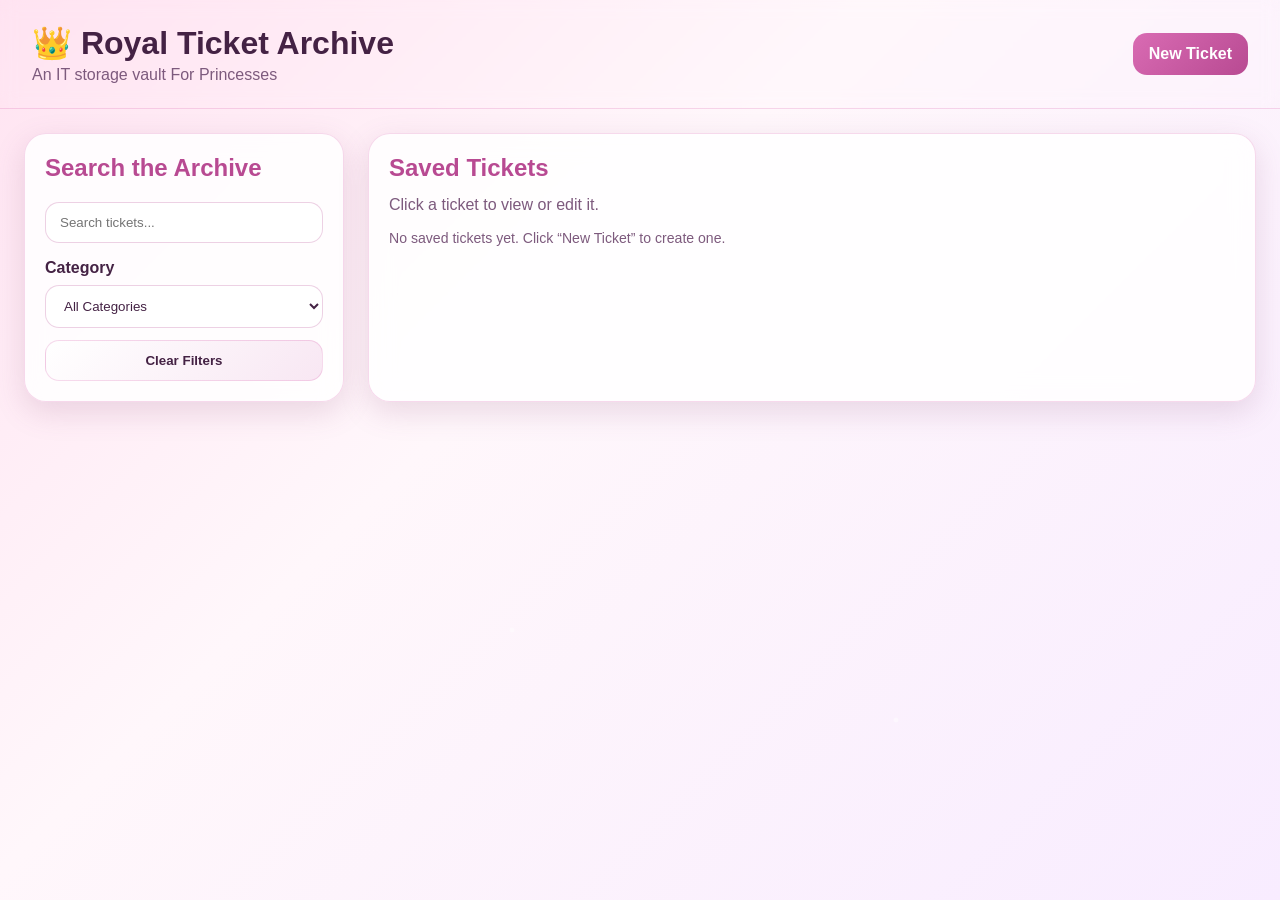
<file: index.html>
<!DOCTYPE html>
<html lang="en">
<head>
  <meta charset="UTF-8" />
  <meta name="viewport" content="width=device-width, initial-scale=1.0" />
  <title>Royal Ticket Archive</title>
  <link rel="stylesheet" href="styles.css" />
</head>
<body>
  <div class="background-sparkles"></div>

  <header class="top-bar">
    <div>
      <h1>👑 Royal Ticket Archive</h1>
      <p>An IT storage vault For Princesses</p>
    </div>
    <a href="new-ticket.html" class="btn btn-primary">New Ticket</a>
  </header>

  <main class="layout">
    <aside class="sidebar card">
      <h2>Search the Archive</h2>

      <input id="searchInput" class="input" type="text" placeholder="Search tickets..." />

      <label class="label">Category</label>
      <select id="filterCategory" class="input">
        <option value="">All Categories</option>
        <option value="VPN">VPN</option>
        <option value="Email">Email</option>
        <option value="Printer">Printer</option>
        <option value="Hardware">Hardware</option>
        <option value="Software">Software</option>
        <option value="Network">Network</option>
        <option value="Account">Account</option>
        <option value="Other">Other</option>
      </select>

      <button id="clearFiltersBtn" class="btn btn-secondary full-width">Clear Filters</button>
    </aside>

    <section class="content card">
      <div class="content-header">
        <h2>Saved Tickets</h2>
        <p>Click a ticket to view or edit it.</p>
      </div>

      <div id="ticketList" class="ticket-list"></div>
    </section>
  </main>

  <script src="app.js"></script>
</body>
</html>
</file>
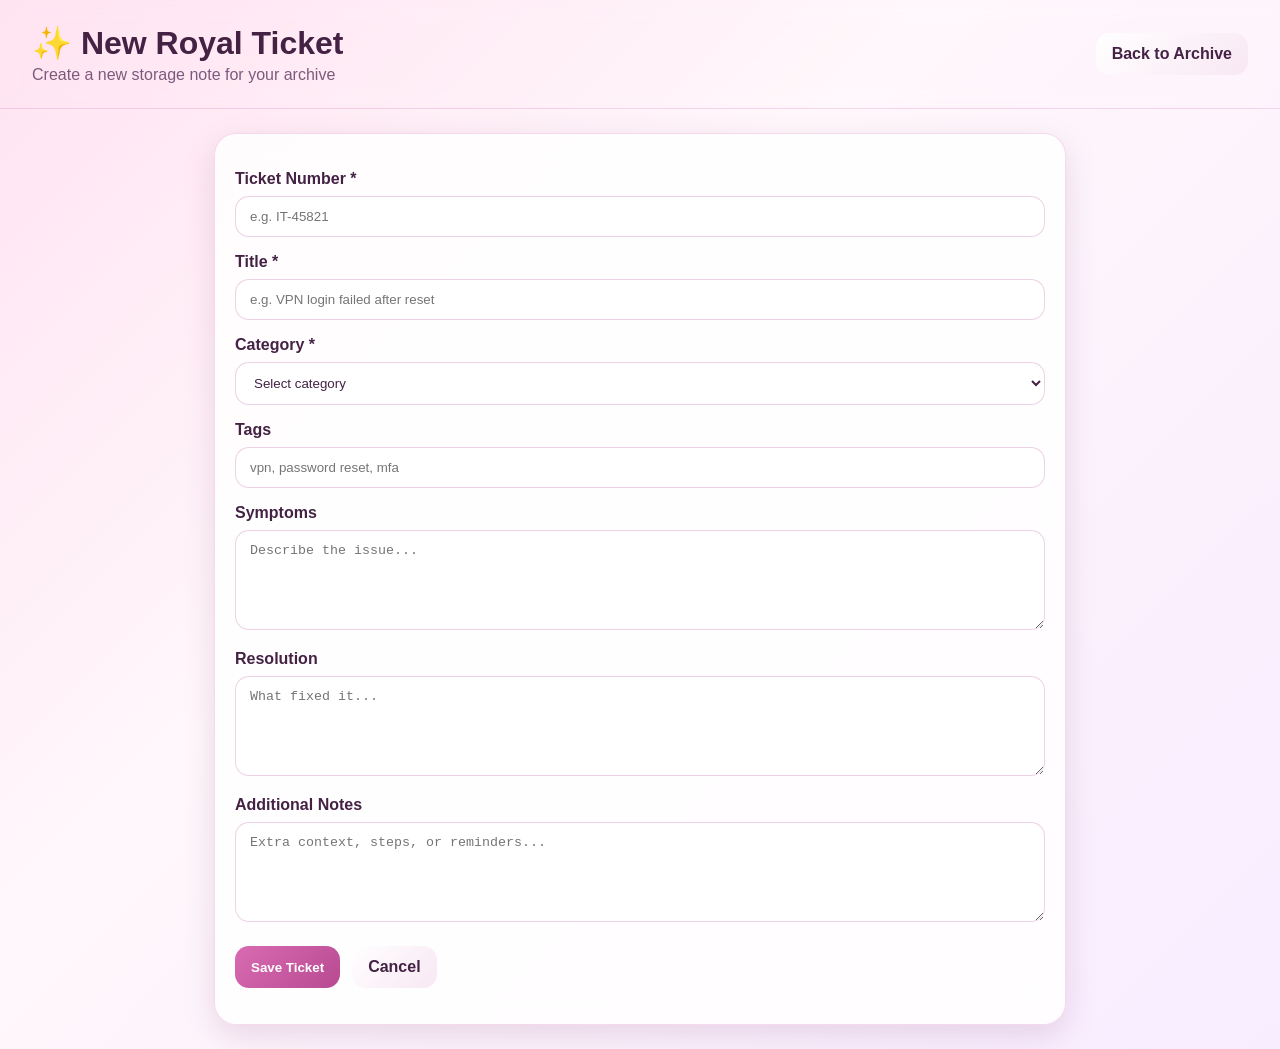
<file: new-ticket.html>
<!DOCTYPE html>
<html lang="en">
<head>
  <meta charset="UTF-8" />
  <meta name="viewport" content="width=device-width, initial-scale=1.0" />
  <title>New Royal Ticket</title>
  <link rel="stylesheet" href="styles.css" />
</head>
<body>
  <div class="background-sparkles"></div>

  <header class="top-bar">
    <div>
      <h1>✨ New Royal Ticket</h1>
      <p>Create a new storage note for your archive</p>
    </div>
    <a href="index.html" class="btn btn-secondary">Back to Archive</a>
  </header>

  <main class="single-page">
    <section class="card form-card">
      <form id="newTicketForm">
        <label class="label" for="ticketNumber">Ticket Number *</label>
        <input id="ticketNumber" class="input" type="text" placeholder="e.g. IT-45821" required />

        <label class="label" for="title">Title *</label>
        <input id="title" class="input" type="text" placeholder="e.g. VPN login failed after reset" required />

        <label class="label" for="category">Category *</label>
        <select id="category" class="input" required>
          <option value="">Select category</option>
          <option value="VPN">VPN</option>
          <option value="Email">Email</option>
          <option value="Printer">Printer</option>
          <option value="Hardware">Hardware</option>
          <option value="Software">Software</option>
          <option value="Network">Network</option>
          <option value="Account">Account</option>
          <option value="Other">Other</option>
        </select>

        <label class="label" for="tags">Tags</label>
        <input id="tags" class="input" type="text" placeholder="vpn, password reset, mfa" />

        <label class="label" for="symptoms">Symptoms</label>
        <textarea id="symptoms" class="textarea" placeholder="Describe the issue..."></textarea>

        <label class="label" for="resolution">Resolution</label>
        <textarea id="resolution" class="textarea" placeholder="What fixed it..."></textarea>

        <label class="label" for="notes">Additional Notes</label>
        <textarea id="notes" class="textarea" placeholder="Extra context, steps, or reminders..."></textarea>

        <div class="button-row">
          <button type="submit" class="btn btn-primary">Save Ticket</button>
          <a href="index.html" class="btn btn-secondary">Cancel</a>
        </div>
      </form>

      <div id="saveMessage" class="save-message"></div>
    </section>
  </main>

  <script src="new-ticket.js"></script>
</body>
</html>
</file>
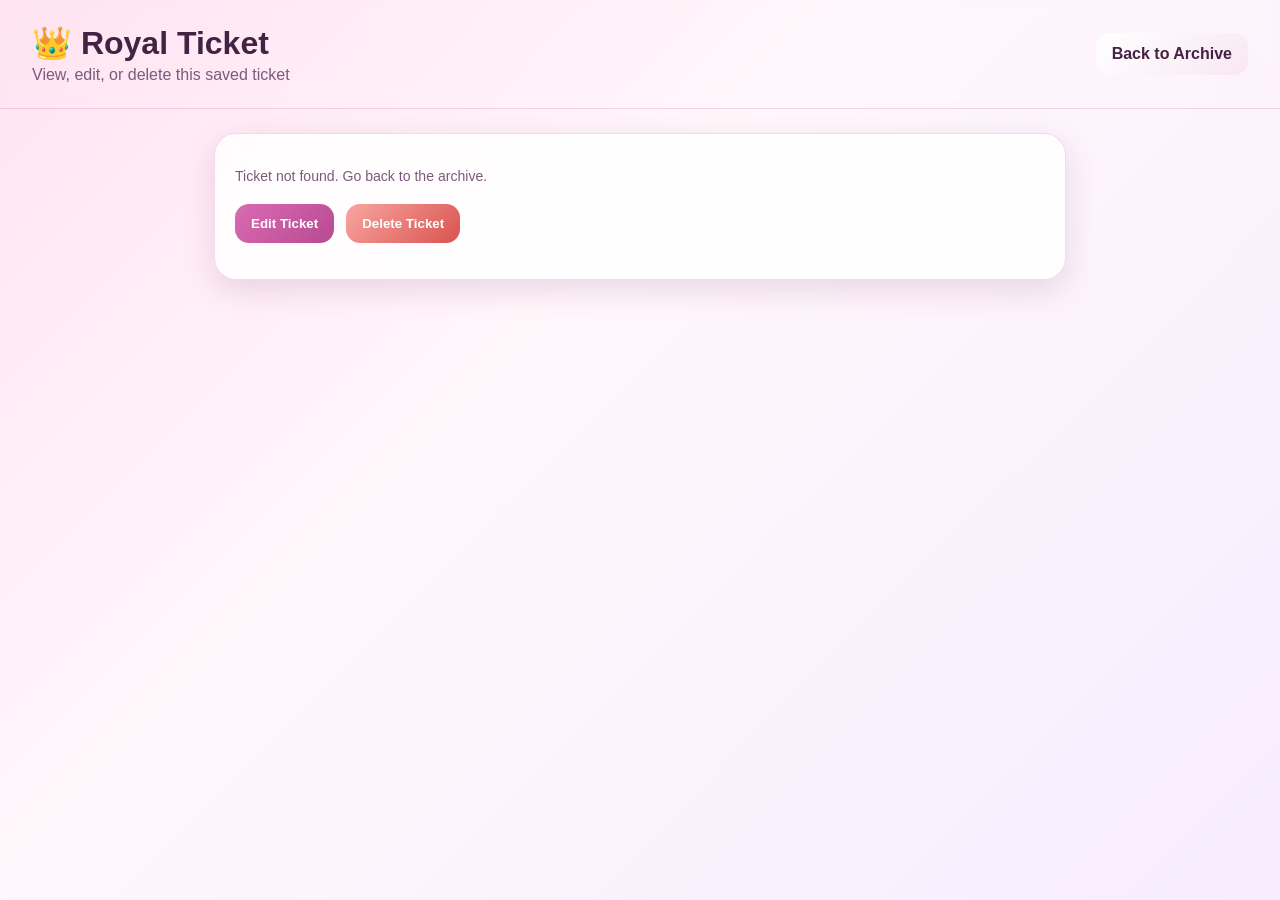
<file: ticket.html>
<!DOCTYPE html>
<html lang="en">
<head>
  <meta charset="UTF-8" />
  <meta name="viewport" content="width=device-width, initial-scale=1.0" />
  <title>Royal Ticket</title>
  <link rel="stylesheet" href="styles.css" />
</head>
<body>
  <div class="background-sparkles"></div>

  <header class="top-bar">
    <div>
      <h1>👑 Royal Ticket</h1>
      <p>View, edit, or delete this saved ticket</p>
    </div>
    <a href="index.html" class="btn btn-secondary">Back to Archive</a>
  </header>

  <main class="single-page">
    <section class="card detail-card">
      <div id="ticketView"></div>

      <div class="button-row">
        <button id="editBtn" class="btn btn-primary">Edit Ticket</button>
        <button id="deleteBtn" class="btn btn-danger">Delete Ticket</button>
      </div>

      <form id="editForm" style="display:none; margin-top: 20px;">
        <label class="label" for="editTicketNumber">Ticket Number *</label>
        <input id="editTicketNumber" class="input" type="text" required />

        <label class="label" for="editTitle">Title *</label>
        <input id="editTitle" class="input" type="text" required />

        <label class="label" for="editCategory">Category *</label>
        <select id="editCategory" class="input" required>
          <option value="">Select category</option>
          <option value="VPN">VPN</option>
          <option value="Email">Email</option>
          <option value="Printer">Printer</option>
          <option value="Hardware">Hardware</option>
          <option value="Software">Software</option>
          <option value="Network">Network</option>
          <option value="Account">Account</option>
          <option value="Other">Other</option>
        </select>

        <label class="label" for="editTags">Tags</label>
        <input id="editTags" class="input" type="text" />

        <label class="label" for="editSymptoms">Symptoms</label>
        <textarea id="editSymptoms" class="textarea"></textarea>

        <label class="label" for="editResolution">Resolution</label>
        <textarea id="editResolution" class="textarea"></textarea>

        <label class="label" for="editNotes">Additional Notes</label>
        <textarea id="editNotes" class="textarea"></textarea>

        <div class="button-row">
          <button type="submit" class="btn btn-primary">Save Changes</button>
          <button type="button" id="cancelEditBtn" class="btn btn-secondary">Cancel</button>
        </div>
      </form>

      <div id="ticketMessage" class="save-message"></div>
    </section>
  </main>

  <script src="ticket.js"></script>
</body>
</html>
</file>
<file: styles.css>
:root {
  --card: rgba(255, 255, 255, 0.85);
  --accent: #d96bb3;
  --accent-dark: #b84a92;
  --text: #442244;
  --muted: #7d5a7d;
  --danger: #d9534f;
  --shadow: 0 10px 30px rgba(140, 80, 120, 0.18);
  --border: rgba(217, 107, 179, 0.25);
}

* { box-sizing: border-box; }

body {
  margin: 0;
  font-family: "Segoe UI", Tahoma, Geneva, Verdana, sans-serif;
  background: linear-gradient(135deg, #ffe3f1 0%, #fff7fb 40%, #f8ecff 100%);
  color: var(--text);
  min-height: 100vh;
}

.background-sparkles {
  position: fixed;
  inset: 0;
  pointer-events: none;
  background-image:
    radial-gradient(circle at 20% 20%, rgba(255,255,255,0.9) 0 2px, transparent 3px),
    radial-gradient(circle at 80% 30%, rgba(255,255,255,0.8) 0 2px, transparent 3px),
    radial-gradient(circle at 40% 70%, rgba(255,255,255,0.7) 0 2px, transparent 3px),
    radial-gradient(circle at 70% 80%, rgba(255,255,255,0.75) 0 2px, transparent 3px);
  opacity: 0.55;
}

.top-bar {
  display: flex;
  justify-content: space-between;
  align-items: center;
  padding: 24px 32px;
  border-bottom: 1px solid var(--border);
  backdrop-filter: blur(8px);
  gap: 12px;
  flex-wrap: wrap;
}

.top-bar h1 { margin: 0; font-size: 2rem; }
.top-bar p { margin: 4px 0 0; color: var(--muted); }

.layout {
  display: grid;
  grid-template-columns: 320px 1fr;
  gap: 24px;
  padding: 24px;
}

.single-page {
  padding: 24px;
  max-width: 900px;
  margin: 0 auto;
}

.card {
  background: var(--card);
  border: 1px solid var(--border);
  border-radius: 22px;
  box-shadow: var(--shadow);
  backdrop-filter: blur(12px);
}

.sidebar, .content, .form-card, .detail-card {
  padding: 20px;
}

.content-header h2,
.sidebar h2 {
  margin-top: 0;
  color: var(--accent-dark);
}

.content-header p {
  margin-top: -6px;
  color: var(--muted);
}

.label {
  display: block;
  margin: 16px 0 8px;
  font-weight: 600;
}

.input, .textarea, select {
  width: 100%;
  padding: 12px 14px;
  border: 1px solid rgba(184, 74, 146, 0.25);
  border-radius: 14px;
  background: white;
  color: var(--text);
  outline: none;
}

.textarea {
  min-height: 100px;
  resize: vertical;
}

.input:focus, .textarea:focus, select:focus {
  border-color: var(--accent);
  box-shadow: 0 0 0 3px rgba(217, 107, 179, 0.15);
}

.btn, a.btn {
  display: inline-flex;
  align-items: center;
  justify-content: center;
  border: none;
  border-radius: 14px;
  padding: 12px 16px;
  cursor: pointer;
  font-weight: 700;
  transition: transform 0.15s ease, opacity 0.15s ease;
  text-decoration: none;
}

.btn:hover, a.btn:hover { transform: translateY(-1px); }

.btn-primary {
  background: linear-gradient(135deg, var(--accent), var(--accent-dark));
  color: white;
}

.btn-secondary {
  background: linear-gradient(135deg, #fff, #f8e7f3);
  color: var(--text);
  border: 1px solid var(--border);
}

.btn-danger {
  background: linear-gradient(135deg, #f8a6a1, var(--danger));
  color: white;
}

.full-width {
  width: 100%;
  margin-top: 12px;
}

.button-row {
  display: flex;
  gap: 12px;
  margin-top: 20px;
  flex-wrap: wrap;
}

.ticket-list {
  display: flex;
  flex-direction: column;
  gap: 12px;
  margin-top: 16px;
  max-height: 70vh;
  overflow-y: auto;
  padding-right: 4px;
}

.ticket-card {
  padding: 14px;
  border-radius: 16px;
  border: 1px solid rgba(217, 107, 179, 0.18);
  background: rgba(255,255,255,0.75);
  cursor: pointer;
}

.ticket-card:hover {
  background: rgba(255, 240, 249, 0.95);
}

.ticket-card h4 {
  margin: 0 0 6px;
}

.ticket-card .meta {
  font-size: 0.85rem;
  color: var(--muted);
}

.ticket-card .ticket-number {
  font-size: 0.82rem;
  color: var(--accent-dark);
  font-weight: 700;
}

.save-message {
  margin-top: 16px;
  font-weight: 700;
  color: var(--accent-dark);
}

.detail-block {
  margin-bottom: 18px;
  padding-bottom: 14px;
  border-bottom: 1px dashed rgba(184, 74, 146, 0.25);
}

.detail-block h3 {
  margin: 0 0 8px;
  color: var(--accent-dark);
}

.detail-block p {
  margin: 0;
  white-space: pre-wrap;
}

.tag-list {
  display: flex;
  gap: 8px;
  flex-wrap: wrap;
  margin-top: 8px;
}

.tag {
  background: rgba(217, 107, 179, 0.14);
  color: var(--accent-dark);
  padding: 6px 10px;
  border-radius: 999px;
  font-size: 0.85rem;
  font-weight: 700;
}

.small {
  font-size: 0.88rem;
  color: var(--muted);
}

@media (max-width: 900px) {
  .layout {
    grid-template-columns: 1fr;
  }
}
</file>
